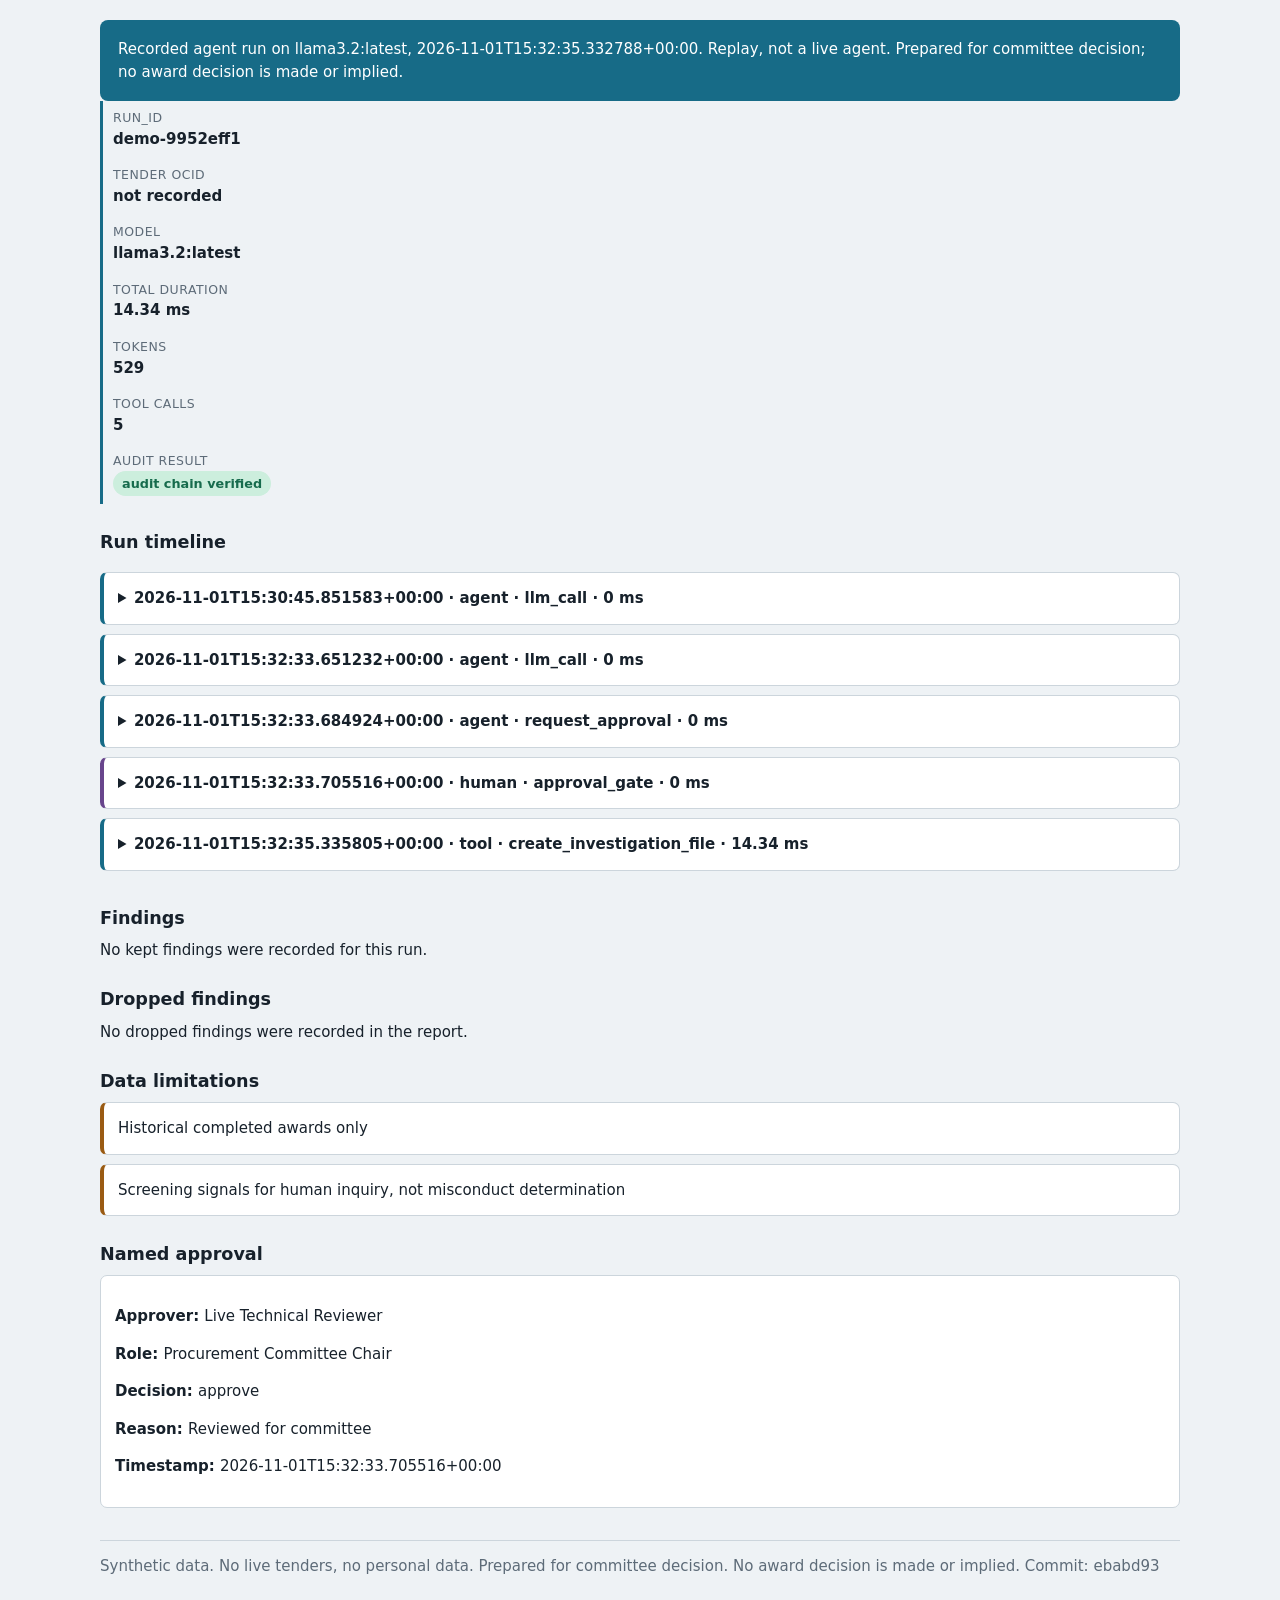
<file: docs/site/index.html>
<!doctype html>
<html lang="en"><head><meta charset="utf-8"><meta name="viewport" content="width=device-width,initial-scale=1">
<title>BidBox recorded run replay</title>
<style>
:root{color-scheme:light dark;--bg:#eef2f5;--panel:#fff;--ink:#17212b;--muted:#5d6b78;--line:#ccd5dc;--accent:#176b87;--good:#176b4d;--warn:#9a5b13;--human:#68458c} 
@media(prefers-color-scheme:dark){:root{--bg:#111820;--panel:#1b2630;--ink:#e8eef2;--muted:#a7b4bd;--line:#3a4853;--accent:#70c3df;--good:#65d0a0;--warn:#f0b35b;--human:#c8a8eb}}
*{box-sizing:border-box}body{margin:0;background:var(--bg);color:var(--ink);font:15px/1.5 system-ui,sans-serif}main{max-width:1120px;margin:auto;padding:20px}header{background:var(--accent);color:#fff;padding:18px;border-radius:8px}h1,h2{line-height:1.2}h1{font-size:1.35rem;margin:0 0 8px}h2{font-size:1.1rem;margin:28px 0 10px}.panel,.event,.finding{background:var(--panel);border:1px solid var(--line);border-radius:7px;padding:14px;margin:9px 0}.summary{display:grid;grid-template-columns:repeat(auto-fit,minmax(170px,1fr));gap:9px}.metric{border-left:3px solid var(--accent);padding:8px 10px}.label{color:var(--muted);font-size:.78rem;text-transform:uppercase;letter-spacing:.04em}.value{font-weight:650;overflow-wrap:anywhere}.badge{display:inline-block;border-radius:999px;padding:3px 9px;font-size:.8rem;font-weight:700}.verified{background:#cceedd;color:var(--good)}.failed{background:#f5d4d4;color:#9a2525}.event{border-left:4px solid var(--accent)}.event.human{border-left-color:var(--human)}.event.recovery{border-left-color:var(--warn)}summary{cursor:pointer;font-weight:650}.meta{color:var(--muted);font-size:.88rem}.wide{overflow-x:auto}.wide pre{white-space:pre-wrap;overflow-wrap:anywhere;margin:10px 0}.chips{display:flex;flex-wrap:wrap;gap:6px}.chip{border:1px solid var(--line);border-radius:999px;padding:3px 8px;font-size:.8rem}.finding{border-left:4px solid var(--accent)}.drop,.limit{border-left:4px solid var(--warn)}footer{color:var(--muted);margin:32px 0 8px;border-top:1px solid var(--line);padding-top:14px}@media(max-width:520px){main{padding:10px}header{border-radius:0;margin:-10px}.summary{display:block}.metric{margin:7px 0}}
</style></head><body><main><header id="banner"></header><section id="summary"></section><section><h2>Run timeline</h2><div id="timeline" class="wide"></div></section><section><h2>Findings</h2><div id="findings"></div></section><section><h2>Dropped findings</h2><div id="dropped"></div></section><section><h2>Data limitations</h2><div id="limitations"></div></section><section><h2>Named approval</h2><div id="approval"></div></section><footer id="footer"></footer></main>
<script>
const data={"run_id":"demo-9952eff1","report":{"run_id":"demo-9952eff1","approver_name":"Live Technical Reviewer","approver_role":"Procurement Committee Chair","generated_at_utc":"2026-11-01T15:32:35.332788+00:00","findings":[],"data_limitations":["Historical completed awards only","Screening signals for human inquiry, not misconduct determination"],"audit_calls":[{"seq":0,"ts_utc":"2026-11-01T15:30:45.851583+00:00","run_id":"demo-9952eff1","actor":"agent","tool":"llm_call","inputs":{"model":"llama3.2:latest"},"outputs":{"tokens":{"prompt_tokens":257,"completion_tokens":30,"total_tokens":287}},"duration_ms":0.0,"tokens":{"prompt_tokens":257,"completion_tokens":30,"total_tokens":287},"prev_hash":"0000000000000000000000000000000000000000000000000000000000000000","hash":"268dfa62f73cbacd984a954b7ad95a2266513798455c7115b234f6ccf83e4519"},{"seq":1,"ts_utc":"2026-11-01T15:32:33.651232+00:00","run_id":"demo-9952eff1","actor":"agent","tool":"llm_call","inputs":{"model":"llama3.2:latest"},"outputs":{"tokens":{"prompt_tokens":222,"completion_tokens":20,"total_tokens":242}},"duration_ms":0.0,"tokens":{"prompt_tokens":222,"completion_tokens":20,"total_tokens":242},"prev_hash":"268dfa62f73cbacd984a954b7ad95a2266513798455c7115b234f6ccf83e4519","hash":"44d3a119abdbf8b926d7c5e56947566add6a1d908bd43e1dc9d1641ec7783bf6"},{"seq":2,"ts_utc":"2026-11-01T15:32:33.684924+00:00","run_id":"demo-9952eff1","actor":"agent","tool":"request_approval","inputs":{"action":"flag_finding_and_create_investigation_file","summary":"Commit reviewed findings and prepare the committee investigation file."},"outputs":{"status":"pending","action":"flag_finding_and_create_investigation_file"},"duration_ms":0.0,"tokens":null,"prev_hash":"44d3a119abdbf8b926d7c5e56947566add6a1d908bd43e1dc9d1641ec7783bf6","hash":"d1ca2fa77958f4f56363c4ac79853ee01976d36a4b57e87ae55d1f1c439ee85f"},{"seq":3,"ts_utc":"2026-11-01T15:32:33.705516+00:00","run_id":"demo-9952eff1","actor":"human","tool":"approval_gate","inputs":{"action":"flag_finding_and_create_investigation_file","approver_name":"Live Technical Reviewer","approver_role":"Procurement Committee Chair","decision":"approve","reason":"Reviewed for committee"},"outputs":{"run_id":"demo-9952eff1","action":"flag_finding_and_create_investigation_file","approver_name":"Live Technical Reviewer","approver_role":"Procurement Committee Chair","decision":"approve","reason":"Reviewed for committee","ts_utc":""},"duration_ms":0.0,"tokens":null,"prev_hash":"d1ca2fa77958f4f56363c4ac79853ee01976d36a4b57e87ae55d1f1c439ee85f","hash":"f7b4a9d287aa6e3e29ef874c6529e5764287c5d3aa9cff8b6f8166529ab480d3"}],"footer":"Prepared for committee decision. No award decision is made or implied."},"events":[{"seq":0,"ts_utc":"2026-11-01T15:30:45.851583+00:00","run_id":"demo-9952eff1","actor":"agent","tool":"llm_call","inputs":{"model":"llama3.2:latest"},"outputs":{"tokens":{"prompt_tokens":257,"completion_tokens":30,"total_tokens":287}},"duration_ms":0.0,"tokens":{"prompt_tokens":257,"completion_tokens":30,"total_tokens":287},"prev_hash":"0000000000000000000000000000000000000000000000000000000000000000","hash":"268dfa62f73cbacd984a954b7ad95a2266513798455c7115b234f6ccf83e4519"},{"seq":1,"ts_utc":"2026-11-01T15:32:33.651232+00:00","run_id":"demo-9952eff1","actor":"agent","tool":"llm_call","inputs":{"model":"llama3.2:latest"},"outputs":{"tokens":{"prompt_tokens":222,"completion_tokens":20,"total_tokens":242}},"duration_ms":0.0,"tokens":{"prompt_tokens":222,"completion_tokens":20,"total_tokens":242},"prev_hash":"268dfa62f73cbacd984a954b7ad95a2266513798455c7115b234f6ccf83e4519","hash":"44d3a119abdbf8b926d7c5e56947566add6a1d908bd43e1dc9d1641ec7783bf6"},{"seq":2,"ts_utc":"2026-11-01T15:32:33.684924+00:00","run_id":"demo-9952eff1","actor":"agent","tool":"request_approval","inputs":{"action":"flag_finding_and_create_investigation_file","summary":"Commit reviewed findings and prepare the committee investigation file."},"outputs":{"status":"pending","action":"flag_finding_and_create_investigation_file"},"duration_ms":0.0,"tokens":null,"prev_hash":"44d3a119abdbf8b926d7c5e56947566add6a1d908bd43e1dc9d1641ec7783bf6","hash":"d1ca2fa77958f4f56363c4ac79853ee01976d36a4b57e87ae55d1f1c439ee85f"},{"seq":3,"ts_utc":"2026-11-01T15:32:33.705516+00:00","run_id":"demo-9952eff1","actor":"human","tool":"approval_gate","inputs":{"action":"flag_finding_and_create_investigation_file","approver_name":"Live Technical Reviewer","approver_role":"Procurement Committee Chair","decision":"approve","reason":"Reviewed for committee"},"outputs":{"run_id":"demo-9952eff1","action":"flag_finding_and_create_investigation_file","approver_name":"Live Technical Reviewer","approver_role":"Procurement Committee Chair","decision":"approve","reason":"Reviewed for committee","ts_utc":""},"duration_ms":0.0,"tokens":null,"prev_hash":"d1ca2fa77958f4f56363c4ac79853ee01976d36a4b57e87ae55d1f1c439ee85f","hash":"f7b4a9d287aa6e3e29ef874c6529e5764287c5d3aa9cff8b6f8166529ab480d3"},{"seq":4,"ts_utc":"2026-11-01T15:32:35.335805+00:00","run_id":"demo-9952eff1","actor":"tool","tool":"create_investigation_file","inputs":{"args":[],"kwargs":{"run_id":"demo-9952eff1","approver_name":"Live Technical Reviewer","approver_role":"Procurement Committee Chair"}},"outputs":{"run_id":"demo-9952eff1","markdown_path":"reports\\examples\\demo-9952eff1\\investigation_report.md","json_path":"reports\\examples\\demo-9952eff1\\investigation_report.json","approver_name":"Live Technical Reviewer","approver_role":"Procurement Committee Chair","status":"finalized","findings_count":0},"duration_ms":14.34,"tokens":null,"prev_hash":"f7b4a9d287aa6e3e29ef874c6529e5764287c5d3aa9cff8b6f8166529ab480d3","hash":"9789677e26a284680fe38116056cb4cb171efaab99a576c37747b45d9ba924cc"}],"model":"llama3.2:latest","banner":"Recorded agent run on llama3.2:latest, 2026-11-01T15:32:35.332788+00:00. Replay, not a live agent. Prepared for committee decision; no award decision is made or implied.","ocid":"not recorded","total_tokens":529,"total_duration_ms":14.34,"chain":{"verified":true,"message":"SHA-256 chain verified"},"approval":{"action":"flag_finding_and_create_investigation_file","approver_name":"Live Technical Reviewer","approver_role":"Procurement Committee Chair","decision":"approve","reason":"Reviewed for committee","run_id":"demo-9952eff1","ts_utc":"2026-11-01T15:32:33.705516+00:00"},"commit":"ebabd93","built_at":"2026-11-01T18:33:07.974687+03:00"};
const el=id=>document.getElementById(id);
const text=value=>{const node=document.createElement('span');node.textContent=value==null?'':String(value);return node};
const block=(label,value)=>{const div=document.createElement('div');div.className='metric';const l=document.createElement('div');l.className='label';l.textContent=label;const v=document.createElement('div');v.className='value';v.appendChild(text(value));div.append(l,v);return div};
const json=value=>JSON.stringify(value,null,2);
const safe=(value)=>value==null?'':String(value);
const sourceChips=sources=>{const wrap=document.createElement('div');wrap.className='chips';(sources||[]).forEach(source=>{const chip=document.createElement('span');chip.className='chip';chip.append(text(`${safe(source.ocid)} · ${safe(source.field_path)} · ${safe(source.source_url)}`));wrap.append(chip)});return wrap};
const field=(label,value)=>{const p=document.createElement('p');const strong=document.createElement('strong');strong.append(text(label+': '));p.append(strong,text(value));return p};
el('banner').append(text(data.banner));
[['run_id',data.run_id],['tender ocid',data.ocid],['model',data.model],['total duration',`${data.total_duration_ms} ms`],['tokens',data.total_tokens],['tool calls',data.events.length]].forEach(([a,b])=>el('summary').append(block(a,b)));const badge=document.createElement('span');badge.className='badge '+(data.chain.verified?'verified':'failed');badge.append(text(data.chain.verified?'audit chain verified':'audit chain failed'));const auditBlock=block('audit result','');auditBlock.querySelector('.value').replaceChildren(badge);el('summary').append(auditBlock);
data.events.forEach(event=>{const article=document.createElement('article');article.className='event '+(event.actor==='human'?'human ':'')+(event.tool==='recovery'?'recovery':'');const details=document.createElement('details');const summary=document.createElement('summary');summary.append(text(`${event.ts_utc} · ${event.actor} · ${event.tool||'event'} · ${event.duration_ms} ms`));const meta=document.createElement('div');meta.className='meta';meta.append(text('Inputs: '+json(event.inputs)+' | Outputs: '+json(event.outputs)));details.append(summary,meta);article.append(details);el('timeline').append(article)});
(data.report.findings||[]).forEach(finding=>{const card=document.createElement('article');card.className='finding';card.append(field('Finding',finding.statement||finding.message),field('Evidence',finding.rationale),field('Context',finding.ocid),field('Potential significance',finding.rationale),field('Uncertainty',finding.uncertainty),field('Recommended follow-up',finding.follow_up));const priority=document.createElement('p');priority.append(text('Review priority: '+safe(finding.severity||'not recorded')));card.append(priority,sourceChips(finding.sources));el('findings').append(card)});if(!el('findings').childNodes.length)el('findings').append(text('No kept findings were recorded for this run.'));
(data.report.dropped_findings||[]).forEach(item=>{const card=document.createElement('div');card.className='panel drop';card.append(text(`${safe(item.finding||item.code)}: ${safe(item.reason)}`));el('dropped').append(card)});if(!el('dropped').childNodes.length)el('dropped').append(text('No dropped findings were recorded in the report.'));
(data.report.data_limitations||[]).forEach(item=>{const p=document.createElement('div');p.className='panel limit';p.append(text(item));el('limitations').append(p)});if(!el('limitations').childNodes.length)el('limitations').append(text('No limitations were recorded in the report.'));
if(data.approval){const card=document.createElement('div');card.className='panel';card.append(field('Approver',data.approval.approver_name),field('Role',data.approval.approver_role),field('Decision',data.approval.decision),field('Reason',data.approval.reason),field('Timestamp',data.approval.ts_utc));el('approval').append(card)}else el('approval').append(text('No named approval event was recorded for this run.'));
el('footer').append(text(`Synthetic data. No live tenders, no personal data. Prepared for committee decision. No award decision is made or implied. Commit: ${data.commit}`));
</script></body></html>
</file>
